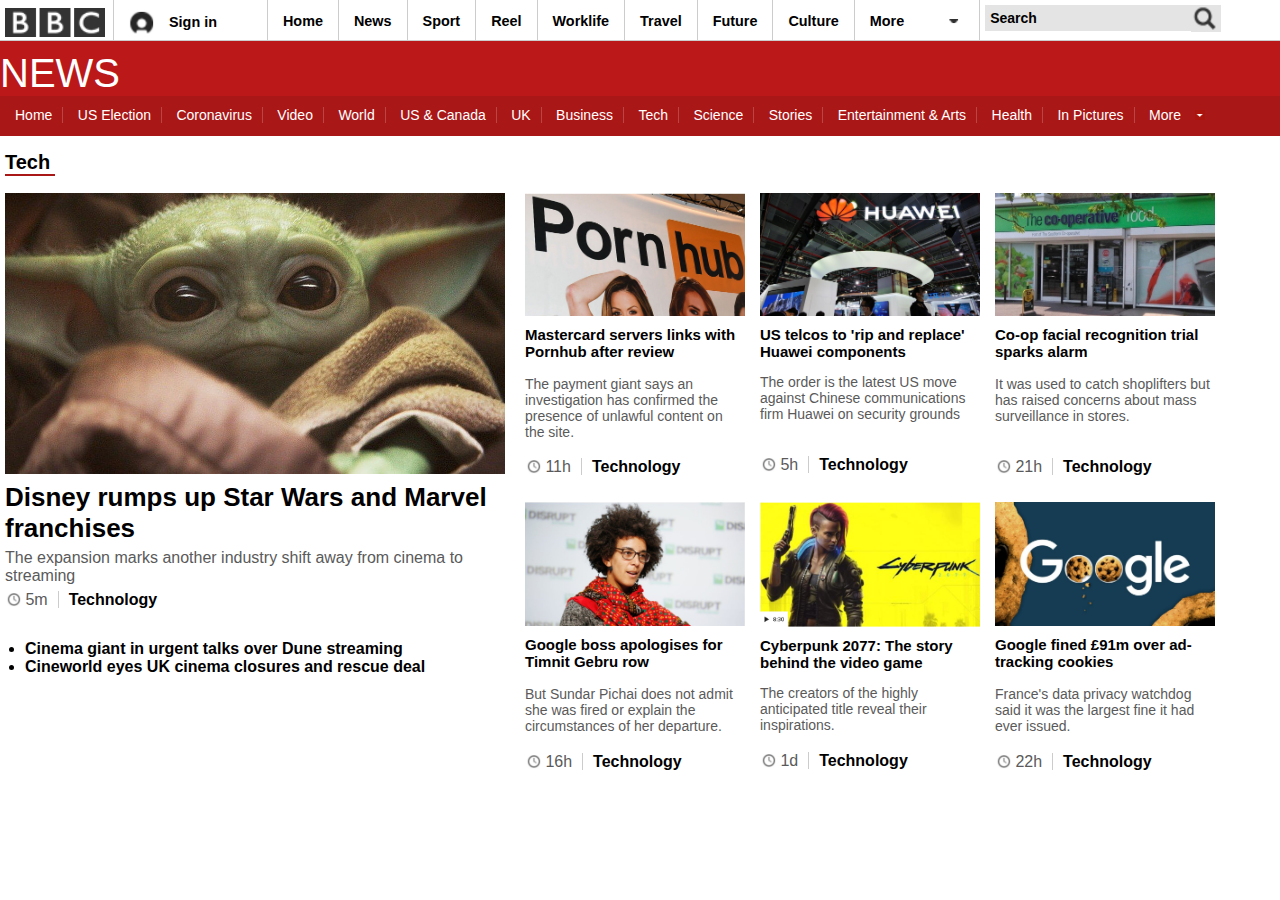
<file: trab2/bbc.html>
<html>

    <head>
        
        <title>Technology - BBC News</title>
    
        <link rel="stylesheet" type="text/css" href="bbc.css">
    
    </head>

    <body>
        
        <div id="topbar">
        
            <img id="logo" src="BBC-images/bbc-logo.png">
            
            <div id="signin-div" class="topbar-section">
            
                <img id="signin-image" src="BBC-images/signinimage.png">
                
                <span id="signin-text">Sign in</span>
            
            </div>
            
            <div class="topbar-section topbar-menu">
                Home
            </div>
            
            <div class="topbar-section topbar-menu">
                News
            </div>
            
            <div class="topbar-section topbar-menu">
                Sport
            </div>

            <div class="topbar-section topbar-menu">
                Reel
            </div>
            
            <div class="topbar-section topbar-menu">
                Worklife
            </div>
            
            <div class="topbar-section topbar-menu">
                Travel
            </div>
            
            <div class="topbar-section topbar-menu">
                Future
            </div>
            
            <div class="topbar-section topbar-menu">
                Culture
            </div>

            <div class="topbar-section topbar-menu">
                More
                <img id="more-arrow" src="BBC-images/more-arrow.png">
            </div>
            
            <div class="topbar-section" >
            
                <input id="search-box" type="text" value="Search">
                
                <input type="image" id="magnifying-glass" src="BBC-images/magnifying-glass.png">
            
            </div>
        
        </div>
        
        <div class="clear"></div>
        
        <div id="menu-bar-container">
            
            <div id="menu-bar">
            
                <h1>NEWS</h1>
                
            </div>
            
            <div class="clear"></div>
            
            <div id="menu-bar-2-container">
            
                <div id="menu-bar-2">
                
                    <a href="">Home</a>

                    <a href="">US Election</a>

                    <a href="">Coronavirus</a>

                    <a href="">Video</a>

                    <a href="">World</a>

                    <a href="">US & Canada</a>

                    <a href="">UK</a>

                    <a href="">Business</a>

                    <a href="">Tech</a>

                    <a href="">Science</a>

                    <a href="">Stories</a>

                    <a href="">Entertainment & Arts</a>

                    <a href="">Health</a>

                    <a href="">In Pictures</a>

                    <a href="" class="no-border">More</a>
                    
                    <img id="down-arrow" src="BBC-images/down-arrow.png">
                
                </div>
            
            </div>
        
        </div>
        
        <div class="clear"></div>
        
        <div id="page-container">
        
            <div id="main-article">
        
                <h2>Tech</h2>
                
                <div id="article-container">

                    <img id="main-article-image" src="BBC-images/Baby Yoda.jpg">
        
                    <h3 ><a href="">Disney rumps up Star Wars and Marvel franchises</a></h3>

                    <div id="article-summary">

                        <p style="margin: 0;">The expansion marks another industry shift away from cinema to streaming</p>

                        <p style="margin-top: 5px;"><img class="clock" src="BBC-images/clock.png"> 
                            <span class="date">5m</span><a class="topic-link" href="">Technology</a></p>

                    </div>

                    <ul>
                        <li>Cinema giant in urgent talks over Dune streaming</li>
                        <li>Cineworld eyes UK cinema closures and rescue deal</li>
                    </ul>
                    
                    
                </div>
                
            </div>
            
            <div id="watch-listen">
                
                <div class="side-article">

                    <img class="article-side-image" style="margin-top: 0;" src="BBC-images/Porn Hub.jpg">
                
                    <p><a class="watch-listen-link" href="">Mastercard servers links with Pornhub after review</a></p>

                    <p class="side-desc">The payment giant says an investigation has confirmed the presence of unlawful content on the site.</p>

                    <p><img class="clock" src="BBC-images/clock.png"> 
                        <span class="date border-right">11h</span><a class="topic-link no-border" href="">Technology</a></p>
                    
                </div>
                
                
                <div class="side-article">
                    
                    <img class="article-side-image" style="margin-top: 0;" src="BBC-images/Huawei.jpg">

                    <p style="margin-bottom: 0;"><a class="watch-listen-link" href="">US telcos to 'rip and replace' Huawei components</a></p>

                    <p class="side-desc">The order is the latest US move against Chinese communications firm Huawei on security grounds</p>

                    <p><img class="clock" src="BBC-images/clock.png"> 
                        <span class="date border-right">5h</span><a class="topic-link no-border" href="">Technology</a></p>
                    
                </div>
                
                
                    <div class="side-article">

                    <img class="article-side-image" style="margin-top: 0;" src="BBC-images/Co-op.jpg">    
                
                    <p><a class="watch-listen-link" href="">Co-op facial recognition trial sparks alarm</a></p>

                    <p class="side-desc">It was used to catch shoplifters but has raised concerns about mass surveillance in stores.</p>

                    <p><img class="clock" src="BBC-images/clock.png"> 
                        <span class="date border-right">21h</span><a class="topic-link no-border" href="">Technology</a></p>
                    
                </div>


                <div class="side-article">

                    <img class="article-side-image" src="BBC-images/Google Boss.jpg">
                
                    <p><a class="watch-listen-link" href="">Google boss apologises for Timnit Gebru row</a></p>

                    <p class="side-desc2">But Sundar Pichai does not admit she was fired or explain the circumstances of her departure.</p>

                    <p><img class="clock" src="BBC-images/clock.png"> 
                        <span class="date border-right">16h</span><a class="topic-link no-border" href="">Technology</a></p>
                    
                </div>
                
                
                <div class="side-article">
                    
                    <img class="article-side-image" src="BBC-images/Cyber Punk.jpg">

                    <p style="margin-bottom: 0;"><a class="watch-listen-link" href="">Cyberpunk 2077: The story behind the video game</a></p>

                    <p class="side-desc2">The creators of the highly anticipated title reveal their inspirations.</p>

                    <p><img class="clock" src="BBC-images/clock.png"> 
                        <span class="date border-right">1d</span><a class="topic-link no-border" href="">Technology</a></p>
                    
                </div>
                
                
                    <div class="side-article">

                    <img class="article-side-image" src="BBC-images/Google.jpg">    
                
                    <p><a class="watch-listen-link" href="">Google fined £91m over ad-tracking cookies</a></p>

                    <p class="side-desc2">France's data privacy watchdog said it was the largest fine it had ever issued.</p>

                    <p><img class="clock" src="BBC-images/clock.png"> 
                        <span class="date border-right">22h</span><a class="topic-link no-border" href="">Technology</a></p>
                    
                </div>
                   
            </div>
            
        </div>
    
    </body>

</html>
</file>
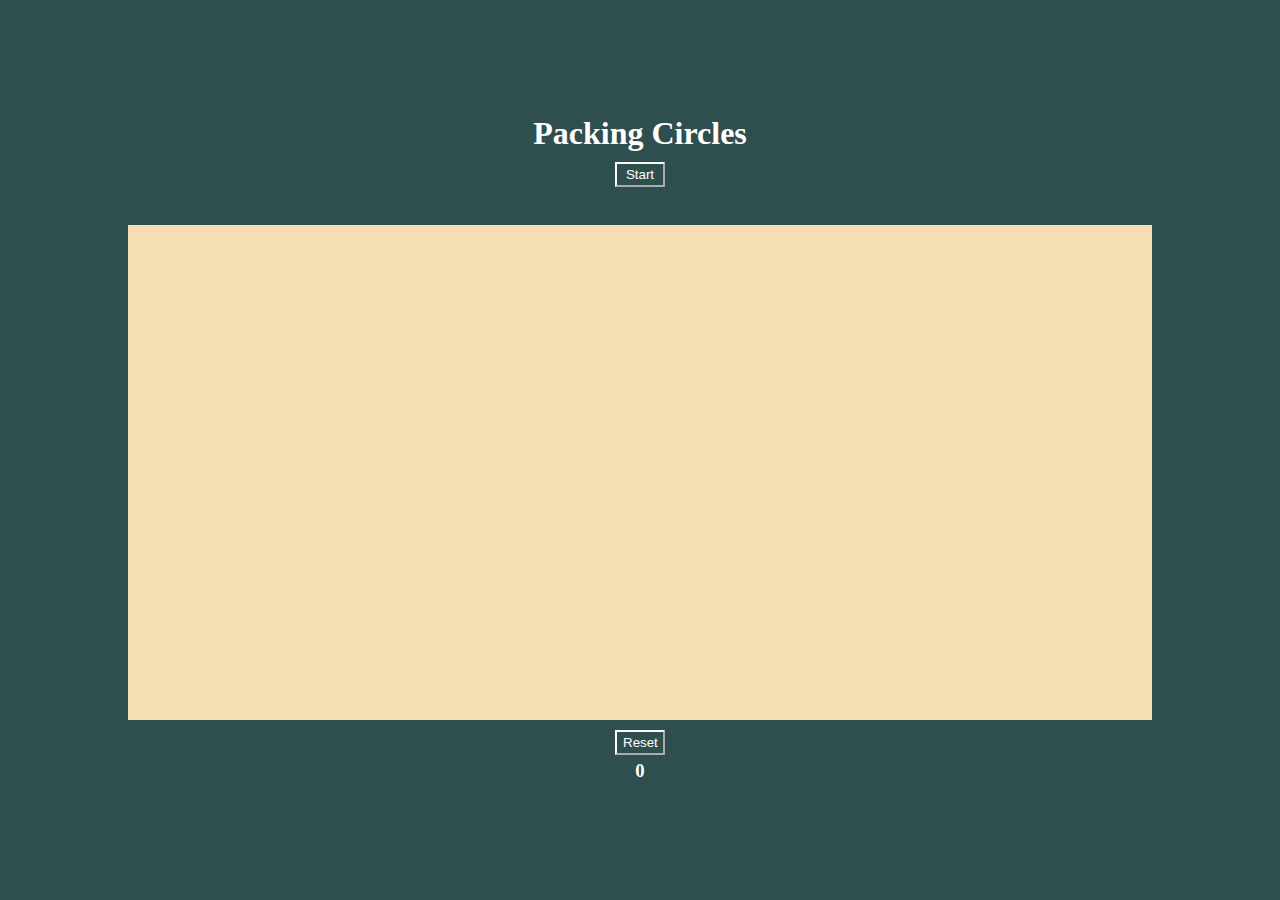
<file: trab3/circle-packing.html>
<!DOCTYPE html>
<html>
  <head>
    <meta charset="utf-8">
    <title>Circle Packing</title>
    <link rel="stylesheet" href="circle-packing.css">
    
  </head >

  <body id="bd">
    <div id="header">
        <h1>Packing Circles</h1>
        <div class="button"><button id="start" onclick="startnstop()">Start</button></div>
        <h3 id="stats"></h3>
    </div>

    <div id="bg">

    <script src="circle-packing.js"></script>

    </div>  

    <div id="footer">
      <div class="button" style="margin-top: 10px;"><button onclick="reset()">Reset</button></div>
      <h3 id="quant">0</h3>
    </div>
    
    </body>
</html>
</file>
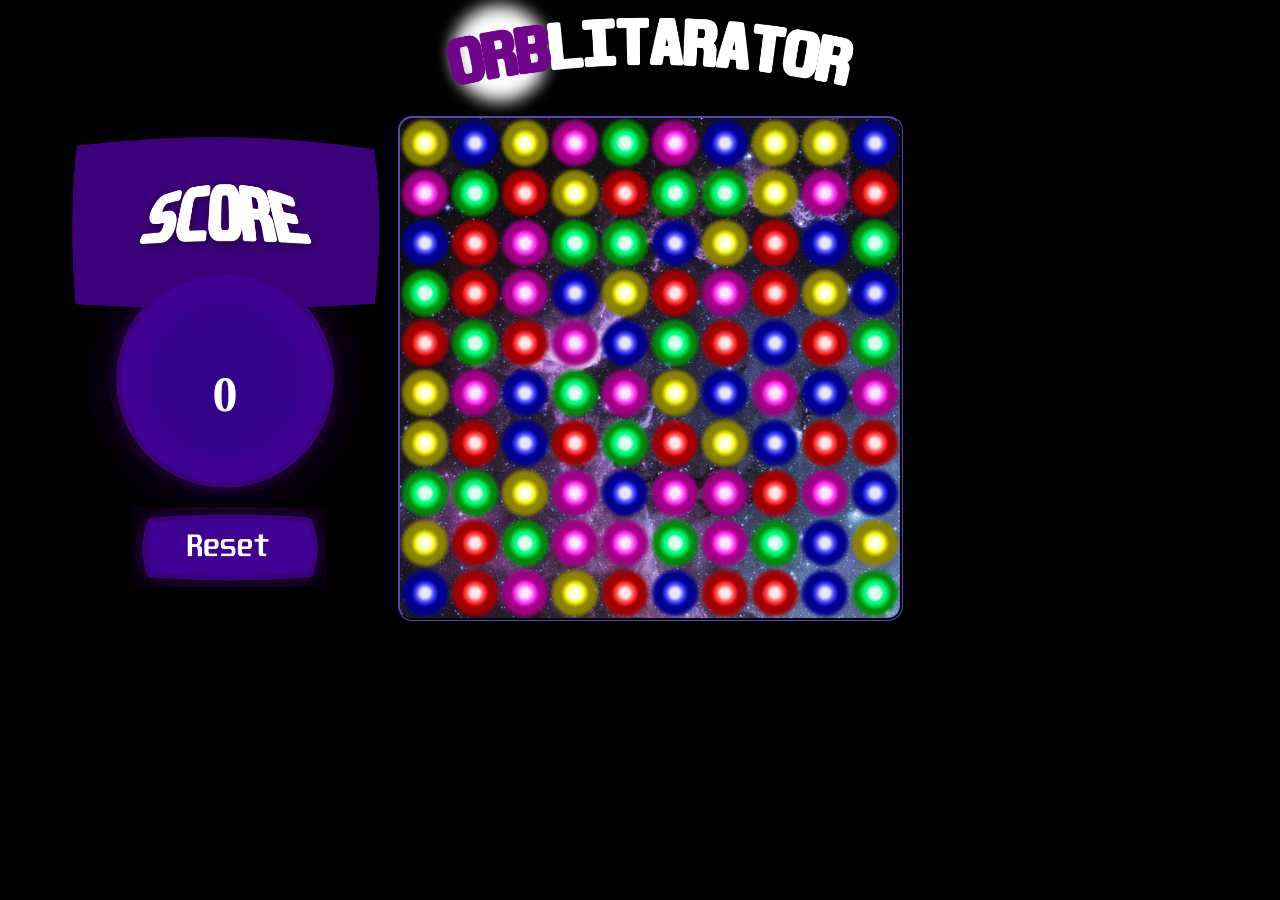
<file: trab4/game.html>
<!DOCTYPE html>
<html>
  <head>
    <meta charset="utf-8">
    <title>GAME</title>
    <link rel="stylesheet" href="game.css">
    <script  type="module" src="game.js"></script>

  </head >

  <body id="bd">
    <div id="header">
        <div id = "center"></div>
    </div>

    
    <div id="sidebar">
      <div id="scorebg">
        <h3 id="score">0</h3>
      </div>
      <div id="resetbt" ></div>
    </div>

    <div id="bg"></div>

    </div>  
    
    </body>
</html>
</file>
<file: trab2/bbc.css>
#topbar {
                
                width:1270px;
                margin:0 auto;
                height: 40px;
                
                
            }
            
            body {
                
                margin: 0;
                padding: 0;
                font-family: Helvetica, Arial, sans-serif;
                
            }
            
            #logo {
                
                margin-top:8px;
                width:100px;
                float:left;
                margin-right:8px;
                
            }
            
            .topbar-section {
                
                float:left;
                border-left: 1px #CCCCCC solid;
                height:100%;
                
            }
            
            #signin-image {
                
                width:25px;
                margin:11px 15px ;
                float:left;
                
            }
            
            #signin-text {
                
                font-weight: bold;
                font-size:90%;
                position:relative;
                top:14px;
                padding-right:50px;
            }
            
            #wigglyline {
                
                float:left;
                height:40px;
                
            }
            
            .topbar-menu {
                
                font-weight: bold;
                font-size: 90%;
                padding: 13px 15px 0 15px;
                height:27px;
                
            }
            
            #more-arrow {
                
                width:16px;
                margin-left: 40px;
                
            }
            
            #search-box {
                
                background-color: #E4E4E4;
                border:none;
                font-weight: bold;
                font-size: 14px;
                padding:5px;
                margin: 5px 0 5px 5px;
                float: left;
                
            }
            
            #magnifying-glass {
                
                height:27px;
                margin-top:5px;
                
            }
            
            .clear {
                
                clear:both;
                
            }
            
            #menu-bar-container {
                
                border-top: 1px solid #CCCCCC;
                background-color: #BB1919;
                width:100%;
                height:70px;
                
            }
            
            #menu-bar {
                
                width:1280px;
                margin:0 auto;
                
            }
            
            h1 {
                
                padding:0;
                margin:0;
                color:white;
                font-size: 40px;
                font-weight: normal;
                padding-top: 10px;
                float:left;
            }
            
            #local-news {
                
                border: 1px #BB4545 solid;
                float:right;
                width:250px;
                padding: 5px 5px 0 10px;
                margin: 5px 10px 0 0;
                
            }
            
            #local-news a {
                
                color:white;
                text-decoration: none;
                font-size:30px;
                position:relative;
                top:-8px;
                
            }
            
            #local-news a:hover {
                
                text-decoration: underline;
                
            }
            
            #local-news img {
                
                height:40px;
                
            }
            
            #menu-bar-2-container {
                
                background-color: #A91717;
                width: 100%;
                
            }
            
            #menu-bar-2 {
                
                width:1270px;
                margin:0 auto;
                height:40px;
                
            }
            
            #menu-bar-2 a {
                
                color: white;
                text-decoration: none;
                padding: 0 10px;
                border-right: 1px solid #BB4545;
                font-size:14px;
                position: relative;
                top: 10px;
                
            }
            
            #menu-bar-2 a:hover {
                
                text-decoration: underline;
                
            }
            
            .no-border {
                
                border:none !important;
                
            }
            
            #down-arrow {
                
                height:10px;
                position:relative;
                top:10px;
            }
            
            #page-container {
                
                width:1270px;
                margin: 0 auto;
                
            }
            ul {
                padding-top: 0px;
                margin-top: 0px;
                padding-left: 20px;
                font-weight: bold;
                font-size: 16px;
            }

            h2 {
                
                font-weight: normal;
                margin-top:40px;
                font-size:20px;
                border-bottom: 2px solid #a91717;
                width:50px;
                font-weight: bold;
                
            }

            h3 {
                margin-top: 8px;
                margin-bottom: 5px;
            }
            
            h3 a {
                color:black;
                font-size: 26px;
                text-decoration: none;
                font-weight: bold;    
            }
            
            h3 a:hover {
                
                color:#1167a8;
                
            }
            
            #article-summary {
                
                color: #5a5a5a;
                width:500px;
                float:left;
                padding-bottom: 15px;
                
            }

            .side-desc{
                height: 65px;
                color: #5a5a5a;
                font-size: 14px;
            }

            .side-desc2{
                height: 50px;
                color: #5a5a5a;
                font-size: 14px;
            }

            
            .clock {
                height:15px;
                position: relative;
                top:2px;
                
            }
            
            .topic-link {
                
                text-decoration: none;
                color: black;
                border-left: 1px solid #CCCCCC;
                padding-left: 10px;
                font-weight: bold;
                
            }
            
            #article-summary a:hover {
                
                color:#1167a8;
                
            }
            
            .date {
                
                padding-right:10px;
                color: #5a5a5a;
                
            }
            
            #article-container {
                
                float:left;
                width:500px;
                padding-right: 20px;
                
            }
            
            #main-article-image {
                
                width:500px;
                
            }
            
            .article-link {
                
                color:black;
                text-decoration:none;
                
            }
            
            #watch-listen {

                width:750px;
                float:right;
            }
            
            h4 {
                
                font-weight: normal;
                font-size:20px;
                
            }
            
            .article-side-image {
                
                float:left;
                width:220px;
                margin-right:10px;
                margin-bottom: 10px;
                margin-top: 10px;
                
            }
            
            .watch-listen-link {
                text-decoration: none;
                color:black;
                font-weight:bold;
                font-size:15px;
                
            }
            
            .watch-listen-link:hover {
                text-decoration: underline;
                color:#1167a8;
                
            }
            
            .side-article {
                
                float:left;
                width:220px;
                position:relative;
                padding-right: 15;
            }
            
            .no-border {
                
                border-left:none;
            }
            
            .border-right {
                
                border-right: 1px solid #CCCCCC;
                
            }
</file>
<file: trab3/circle-packing.css>
body{
    margin: 0px;
    padding: 0px;
    align-content: center;
    margin: auto;
    background: darkslategray;
}

button{
    background-color: white;
    color: darkslategray;
    border-color:darkslategray;
    height: 25px;
    width: 50px;
}

button{
    background-color: darkslategray;
    color: white;
    border-color: white;
    height: 25px;
    width: 50px;
}

#header{
    height: 110px;
    width: 100%;
}

#footer{
    height: 60px;
    width: 100%;
}

#header h1,#header h3{
    margin-bottom: 10px;
    text-align: center;
    color: white;
    margin-top: 5px;
}


#quant{
    color: white;
    margin-top: 5px;
    text-align: center;
}

#bd{
    overflow: hidden;
}

#bg{
    margin: auto;
    width: 80%;
    height: 55%;
    background-color: wheat;
    position: relative;
}

.shape {
    border-radius: 50%;
    border: black;
    border-style: solid;
    border-width: 1px;
    position: absolute;
    box-sizing: border-box;
}

.button{
    display: flex;
    align-items: center;
    justify-content: center;
}
</file>
<file: trab4/game.css>
body{
    width: 1000px;
    height: 750px;
    margin: 0px;
    padding: 0px;
    align-content: center;
    margin: auto;
    background: rgba(0,0,0,255);
    /* background-image: url("imgs/space.jpg"); */
}

#header{
    margin-top: -05px;
    padding-top: 30px;
    height: 90px;
    width: 100%;
    font-family: 'Oi', cursive;
    background: rgba(0,0,0,255);
    background-image: url("imgs/logo.png");
    background-repeat: no-repeat;
    background-position-y: 25px;
    background-position: center;
    background-size: contain;
    z-index: 0;
}

#center{
    width: 300px;
    background-image: url("imgs/logo.png");
    background-repeat: no-repeat;
    background-size: 100%;
}

#scorebg{
    position: relative;
    margin-left: 30px;
    width: 100%;
    height: 420px;
    text-align: center;
    float: left;
    background-image: url("imgs/score2.png");
    background-repeat: no-repeat;
    background-size: 100%;
}

#resetbt{
    height: 80px;
    width: 50%;
    margin-left: 132px;
    position: absolute;
    top: 392px;
    background-image: url("imgs/reset.png");
    background-repeat: no-repeat;
    background-size: 100%;
    background-position: center;
}

#resetbt:hover{
    background-image: url("imgs/reset-hover.png");

}

#score{
    font-family: 'unispace', cursive;
    font-weight: bold;
    margin-top: 250px;
    font-size: 50px;
    color: white;
}

#header h1,#header h3{
    margin-bottom: 10px;
    text-align: center;
    color: white;
    margin-top: 5px;
}

#sidebar{
    position: relative;
    height: 100%;
    width: 30%;
    text-align: center;
    float: left;
    /* color: white;
    background-image: url("imgs/score2.png");
    background-repeat: no-repeat;
    background-size: 100%; */
}

#sidebarb{
    height: 100%;
    width: 30%;
    text-align: center;
    float: right;
    
}

#bd{
    overflow: hidden;
}

#bg{
    margin: auto;
    width: 500px;
    height: 500px;
    position: relative;
    z-index: 0;
    border-style: groove;
    border-radius: 3%;
    border-color: rgb(45, 37, 92);
    background-image: url("imgs/bg2.png");
}

.shape {
    position: absolute;
    box-sizing: border-box;
    background-repeat: no-repeat;
    background-size: 100%;
}
</file>
